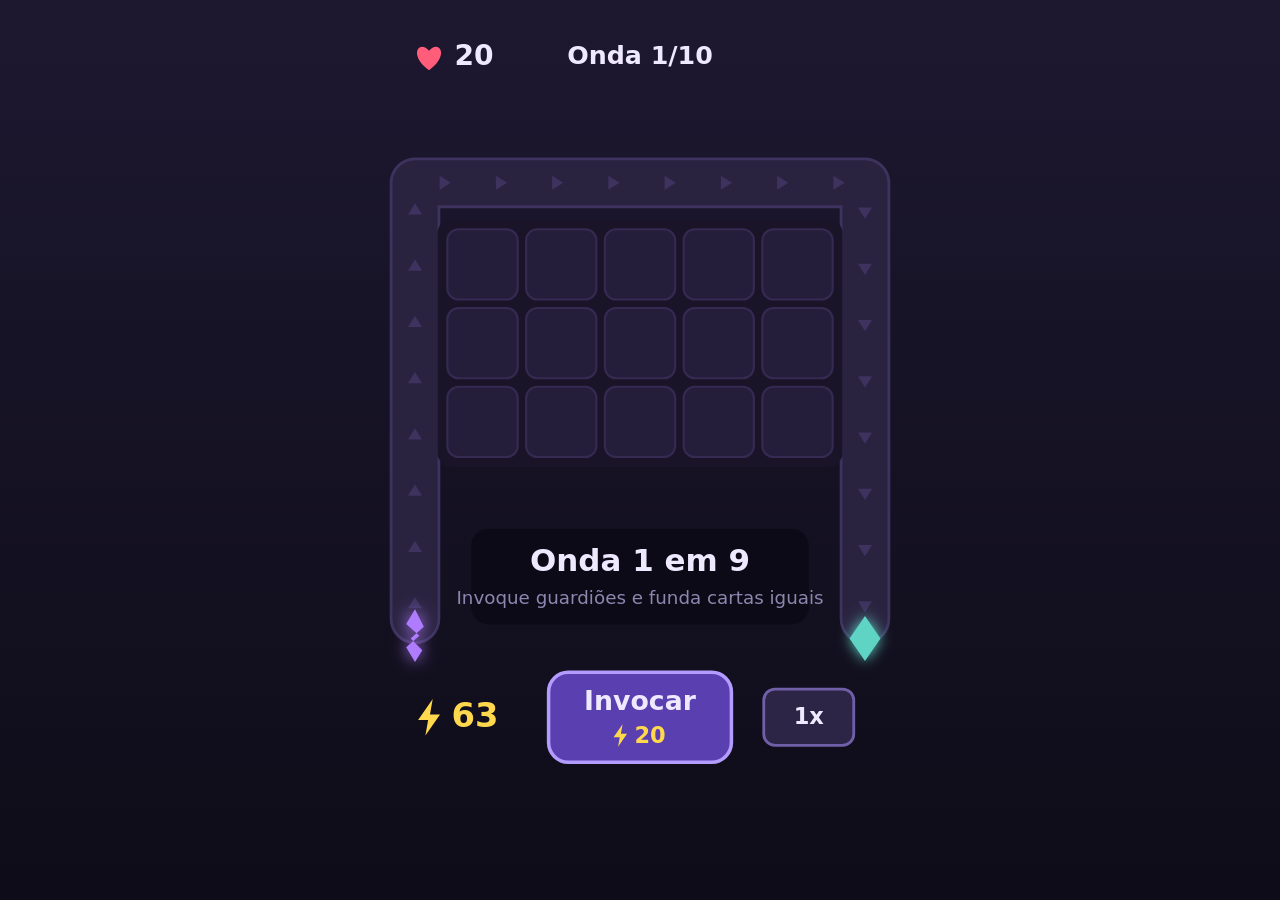
<file: index.html>
<!DOCTYPE html>
<html lang="pt-BR">
<head>
  <meta charset="utf-8">
  <meta name="viewport" content="width=device-width, initial-scale=1, maximum-scale=1, user-scalable=no, viewport-fit=cover">
  <meta name="theme-color" content="#1d1830">
  <!-- Ao adicionar à tela inicial, abre em tela cheia, sem barra do navegador -->
  <meta name="mobile-web-app-capable" content="yes">
  <meta name="apple-mobile-web-app-capable" content="yes">
  <meta name="apple-mobile-web-app-status-bar-style" content="black-translucent">
  <title>Guardiões da Fenda</title>
  <link rel="stylesheet" href="css/estilo.css">
</head>
<body>
  <canvas id="tela" aria-label="Guardiões da Fenda"></canvas>

  <!-- Scripts clássicos (sem módulos ES) para abrir via file://. A ordem importa. -->
  <script src="js/rng.js"></script>
  <script src="js/dados.js"></script>
  <script src="js/layout.js"></script>
  <script src="js/sim.js"></script>
  <script src="js/combate.js"></script>
  <script src="js/loop.js"></script>
  <script src="js/render.js"></script>
  <script src="js/main.js"></script>
</body>
</html>
</file>
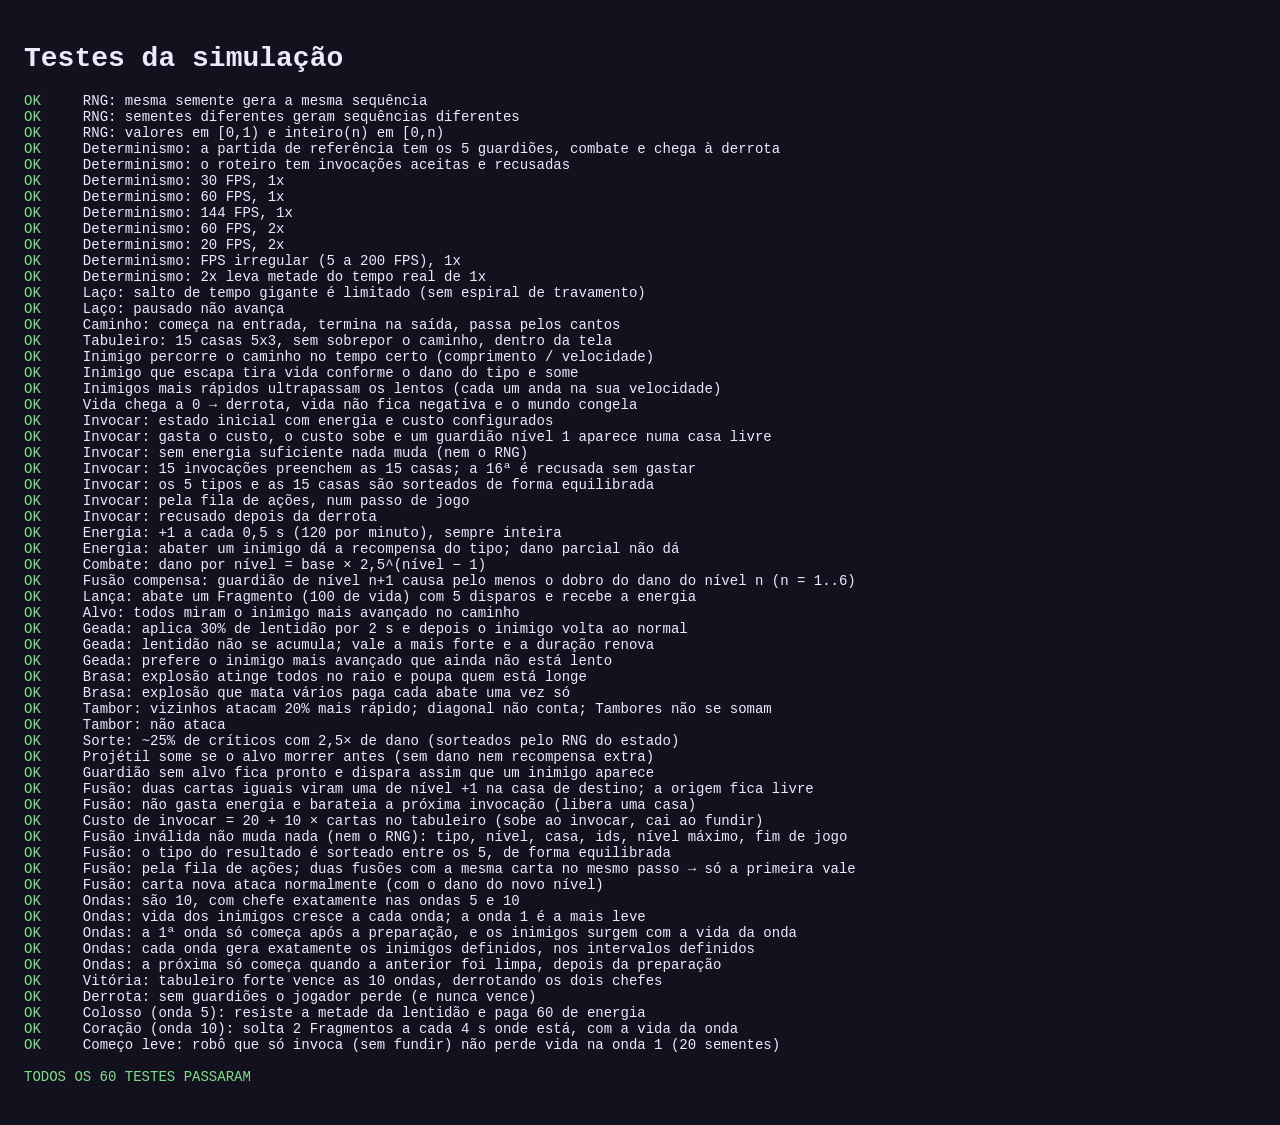
<file: testes.html>
<!DOCTYPE html>
<html lang="pt-BR">
<head>
  <meta charset="utf-8">
  <title>Testes · Guardiões da Fenda</title>
  <style>
    body { background: #14111f; color: #efe9ff; font: 14px monospace; padding: 16px; }
    .ok { color: #7ee08a; } .falha { color: #ff7b7b; }
  </style>
</head>
<body>
  <h1>Testes da simulação</h1>
  <pre id="resultado">rodando…</pre>

  <!-- Só a lógica: nada de canvas aqui. -->
  <script src="js/rng.js"></script>
  <script src="js/dados.js"></script>
  <script src="js/layout.js"></script>
  <script src="js/sim.js"></script>
  <script src="js/combate.js"></script>
  <script src="js/loop.js"></script>
  <script src="testes/testes.js"></script>
</body>
</html>
</file>
<file: css/estilo.css>
html, body {
  margin: 0;
  height: 100%;
  background: #14111f; /* mesma cor do fundo do jogo: sem bordas visíveis ao carregar */
  overflow: hidden;
  /* Sem zoom, rolagem ou seleção acidental ao arrastar no celular. */
  touch-action: none;
  user-select: none;
  -webkit-user-select: none;
  -webkit-touch-callout: none;
  -webkit-tap-highlight-color: transparent;
  overscroll-behavior: none;
}

/* O canvas ocupa a tela inteira. O mundo 360x640 é centralizado dentro dele
   pelo render.js, e o fundo do jogo preenche a sobra (sem faixas pretas). */
#tela {
  position: fixed;
  left: 0;
  top: 0;
  display: block;
  touch-action: none;
  width: 100vw;
  height: 100vh;
  height: 100dvh; /* acompanha a barra do navegador móvel */
}
</file>
